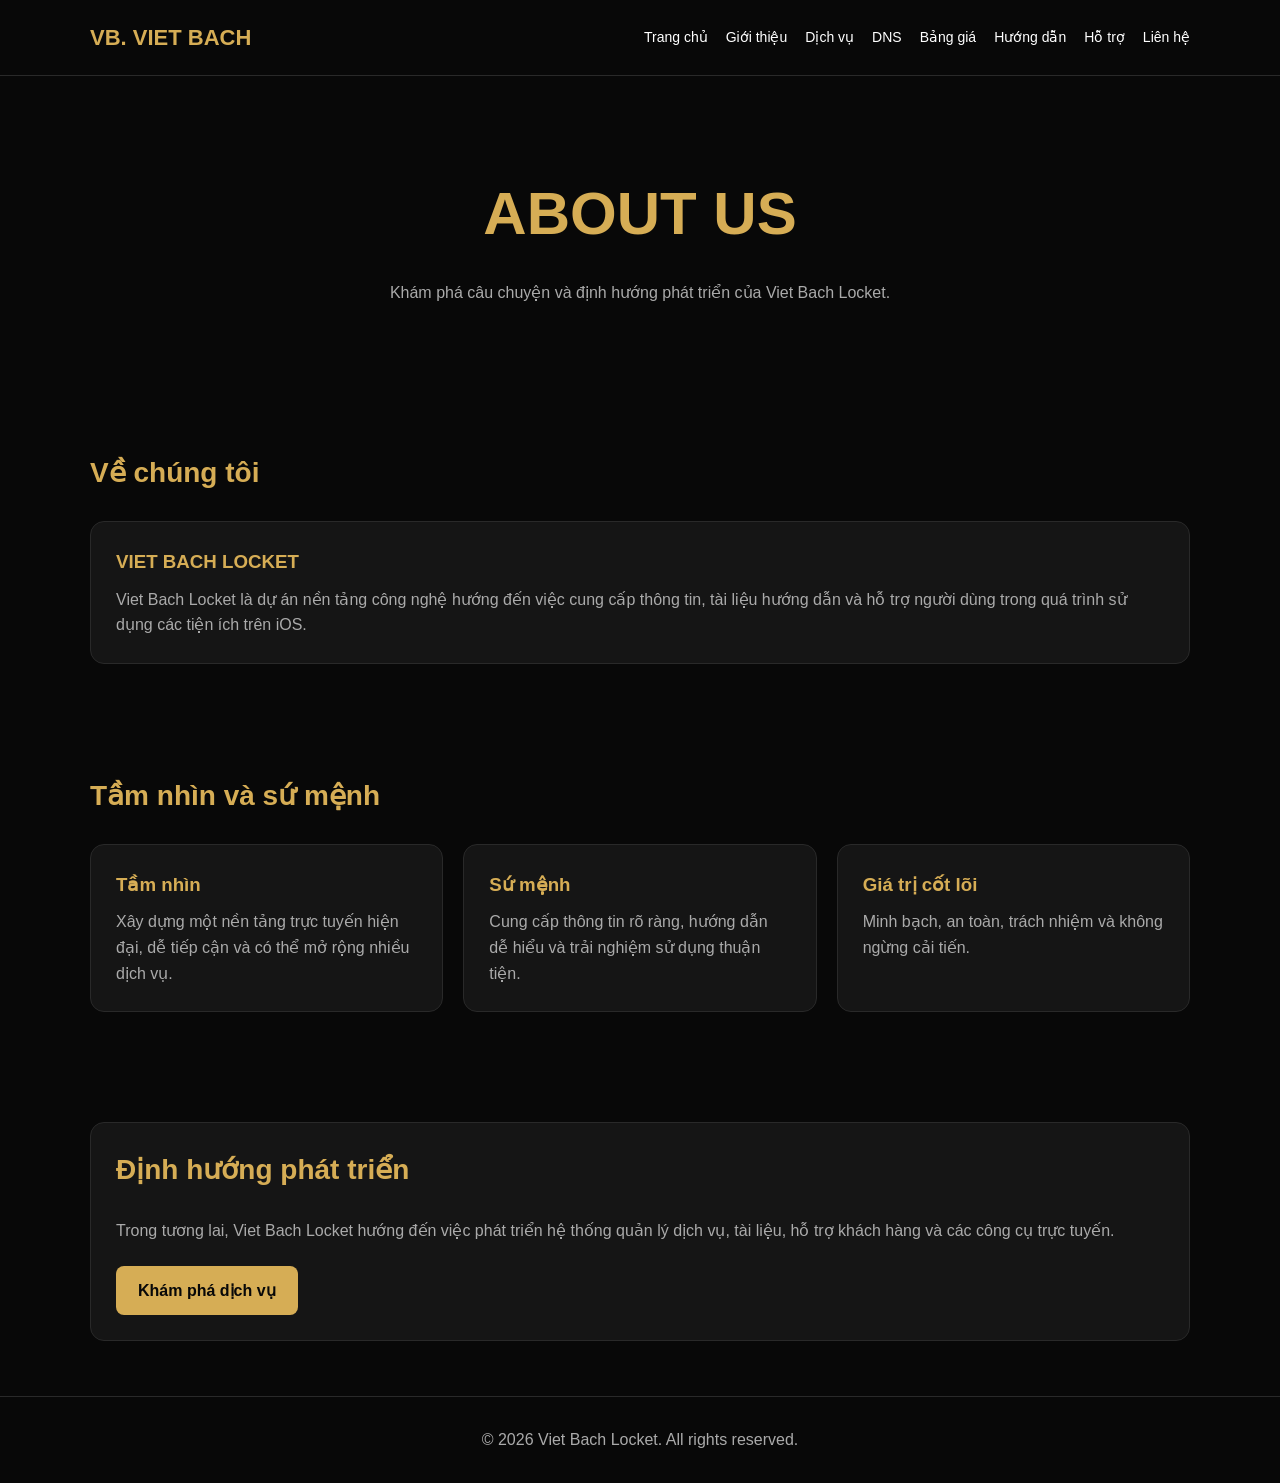
<file: pages/about.html>
<!DOCTYPE html>
<html lang="vi">
<head>
  <meta charset="UTF-8">
  <meta name="viewport" content="width=device-width, initial-scale=1.0">
  <title>Giới thiệu | Viet Bach Locket</title>
  <link rel="stylesheet" href="/css/style.css">
</head>
<body>

<header>
  <div class="container nav">
    <a href="/" class="logo">VB. VIET BACH</a>
    <nav class="nav-links">
      <a href="/">Trang chủ</a>
      <a href="/pages/about.html">Giới thiệu</a>
      <a href="/pages/services.html">Dịch vụ</a>
      <a href="/pages/dns.html">DNS</a>
      <a href="/pages/pricing.html">Bảng giá</a>
      <a href="/pages/guide.html">Hướng dẫn</a>
      <a href="/pages/support.html">Hỗ trợ</a>
      <a href="/pages/contact.html">Liên hệ</a>
    </nav>
  </div>
</header>

<main class="container">

  <section class="hero">
    <h1>ABOUT US</h1>
    <p>Khám phá câu chuyện và định hướng phát triển của Viet Bach Locket.</p>
  </section>

  <section class="section">
    <h2 class="section-title">Về chúng tôi</h2>
    <div class="card">
      <h3>VIET BACH LOCKET</h3>
      <p>
        Viet Bach Locket là dự án nền tảng công nghệ hướng đến
        việc cung cấp thông tin, tài liệu hướng dẫn và hỗ trợ
        người dùng trong quá trình sử dụng các tiện ích trên iOS.
      </p>
    </div>
  </section>

  <section class="section">
    <h2 class="section-title">Tầm nhìn và sứ mệnh</h2>
    <div class="grid">
      <article class="card">
        <h3>Tầm nhìn</h3>
        <p>
          Xây dựng một nền tảng trực tuyến hiện đại,
          dễ tiếp cận và có thể mở rộng nhiều dịch vụ.
        </p>
      </article>

      <article class="card">
        <h3>Sứ mệnh</h3>
        <p>
          Cung cấp thông tin rõ ràng, hướng dẫn dễ hiểu
          và trải nghiệm sử dụng thuận tiện.
        </p>
      </article>

      <article class="card">
        <h3>Giá trị cốt lõi</h3>
        <p>
          Minh bạch, an toàn, trách nhiệm và không ngừng cải tiến.
        </p>
      </article>
    </div>
  </section>

  <section class="section">
    <div class="card">
      <h2 class="section-title">Định hướng phát triển</h2>
      <p>
        Trong tương lai, Viet Bach Locket hướng đến việc
        phát triển hệ thống quản lý dịch vụ, tài liệu,
        hỗ trợ khách hàng và các công cụ trực tuyến.
      </p>
      <a href="/pages/services.html" class="btn">Khám phá dịch vụ</a>
    </div>
  </section>

</main>

<footer>
  <div class="container">
    © 2026 Viet Bach Locket. All rights reserved.
  </div>
</footer>

</body>
</html>
</file>
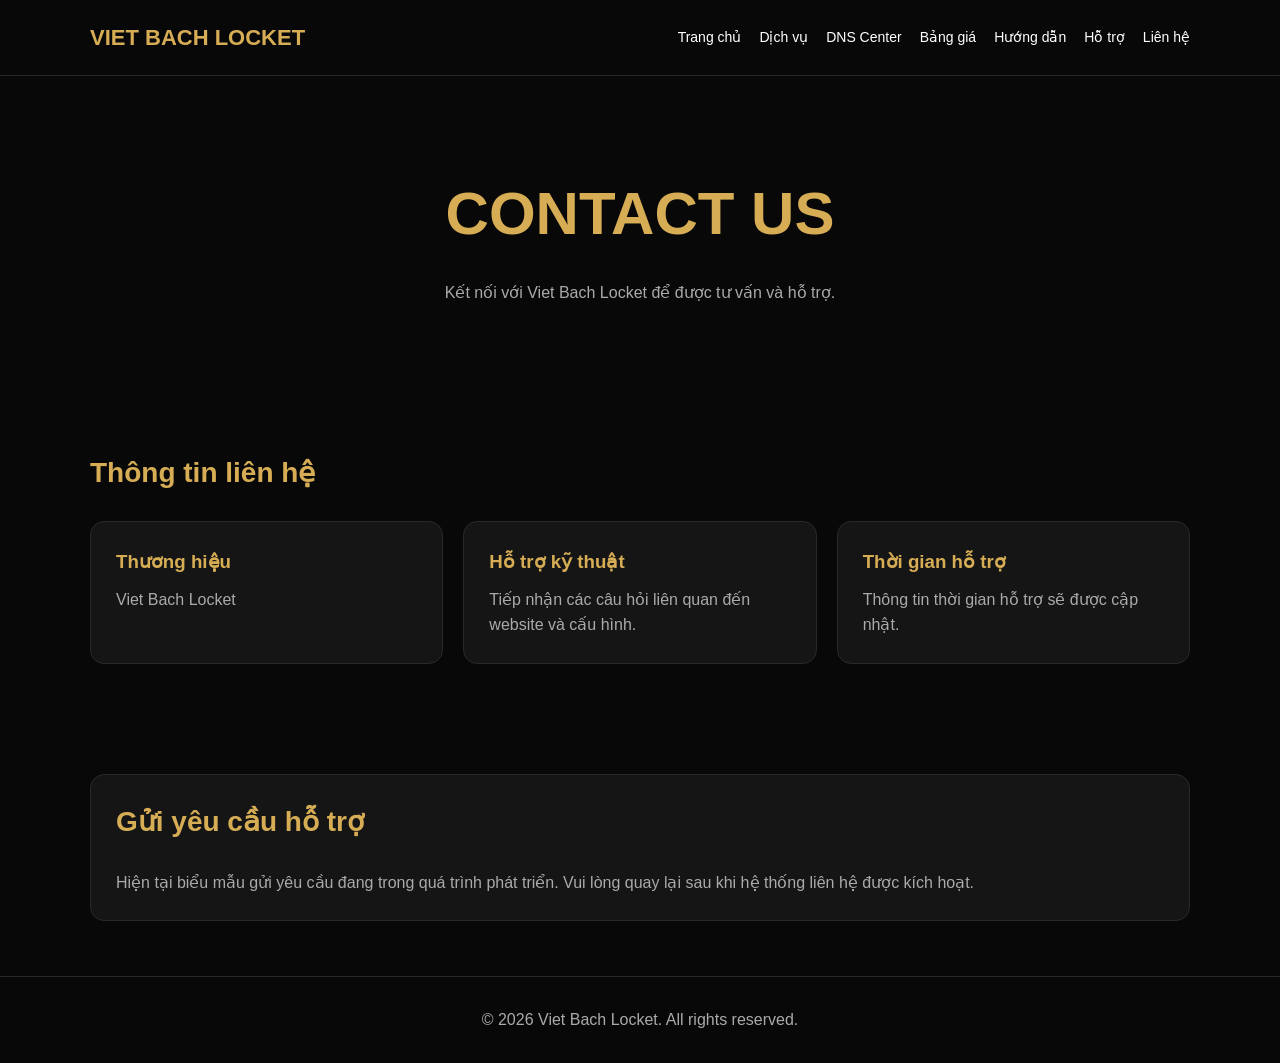
<file: pages/contact.html>
<!DOCTYPE html>
<html lang="vi">
<head>
  <meta charset="UTF-8">
  <meta name="viewport" content="width=device-width, initial-scale=1.0">
  <title>Liên hệ | Viet Bach Locket</title>
  <link rel="stylesheet" href="/css/style.css">
</head>
<body>

<header>
  <div class="container nav">
    <a href="/" class="logo">VIET BACH LOCKET</a>
    <nav class="nav-links">
      <a href="/">Trang chủ</a>
      <a href="/pages/services.html">Dịch vụ</a>
      <a href="/pages/dns.html">DNS Center</a>
      <a href="/pages/pricing.html">Bảng giá</a>
      <a href="/pages/guide.html">Hướng dẫn</a>
      <a href="/pages/support.html">Hỗ trợ</a>
      <a href="/pages/contact.html">Liên hệ</a>
    </nav>
  </div>
</header>

<main class="container">

  <section class="hero">
    <h1>CONTACT US</h1>
    <p>Kết nối với Viet Bach Locket để được tư vấn và hỗ trợ.</p>
  </section>

  <section class="section">
    <h2 class="section-title">Thông tin liên hệ</h2>

    <div class="grid">
      <article class="card">
        <h3>Thương hiệu</h3>
        <p>Viet Bach Locket</p>
      </article>

      <article class="card">
        <h3>Hỗ trợ kỹ thuật</h3>
        <p>Tiếp nhận các câu hỏi liên quan đến website và cấu hình.</p>
      </article>

      <article class="card">
        <h3>Thời gian hỗ trợ</h3>
        <p>Thông tin thời gian hỗ trợ sẽ được cập nhật.</p>
      </article>
    </div>
  </section>

  <section class="section">
    <div class="card">
      <h2 class="section-title">Gửi yêu cầu hỗ trợ</h2>
      <p>
        Hiện tại biểu mẫu gửi yêu cầu đang trong quá trình phát triển.
        Vui lòng quay lại sau khi hệ thống liên hệ được kích hoạt.
      </p>
    </div>
  </section>

</main>

<footer>
  <div class="container">
    © 2026 Viet Bach Locket. All rights reserved.
  </div>
</footer>

</body>
</html>
</file>
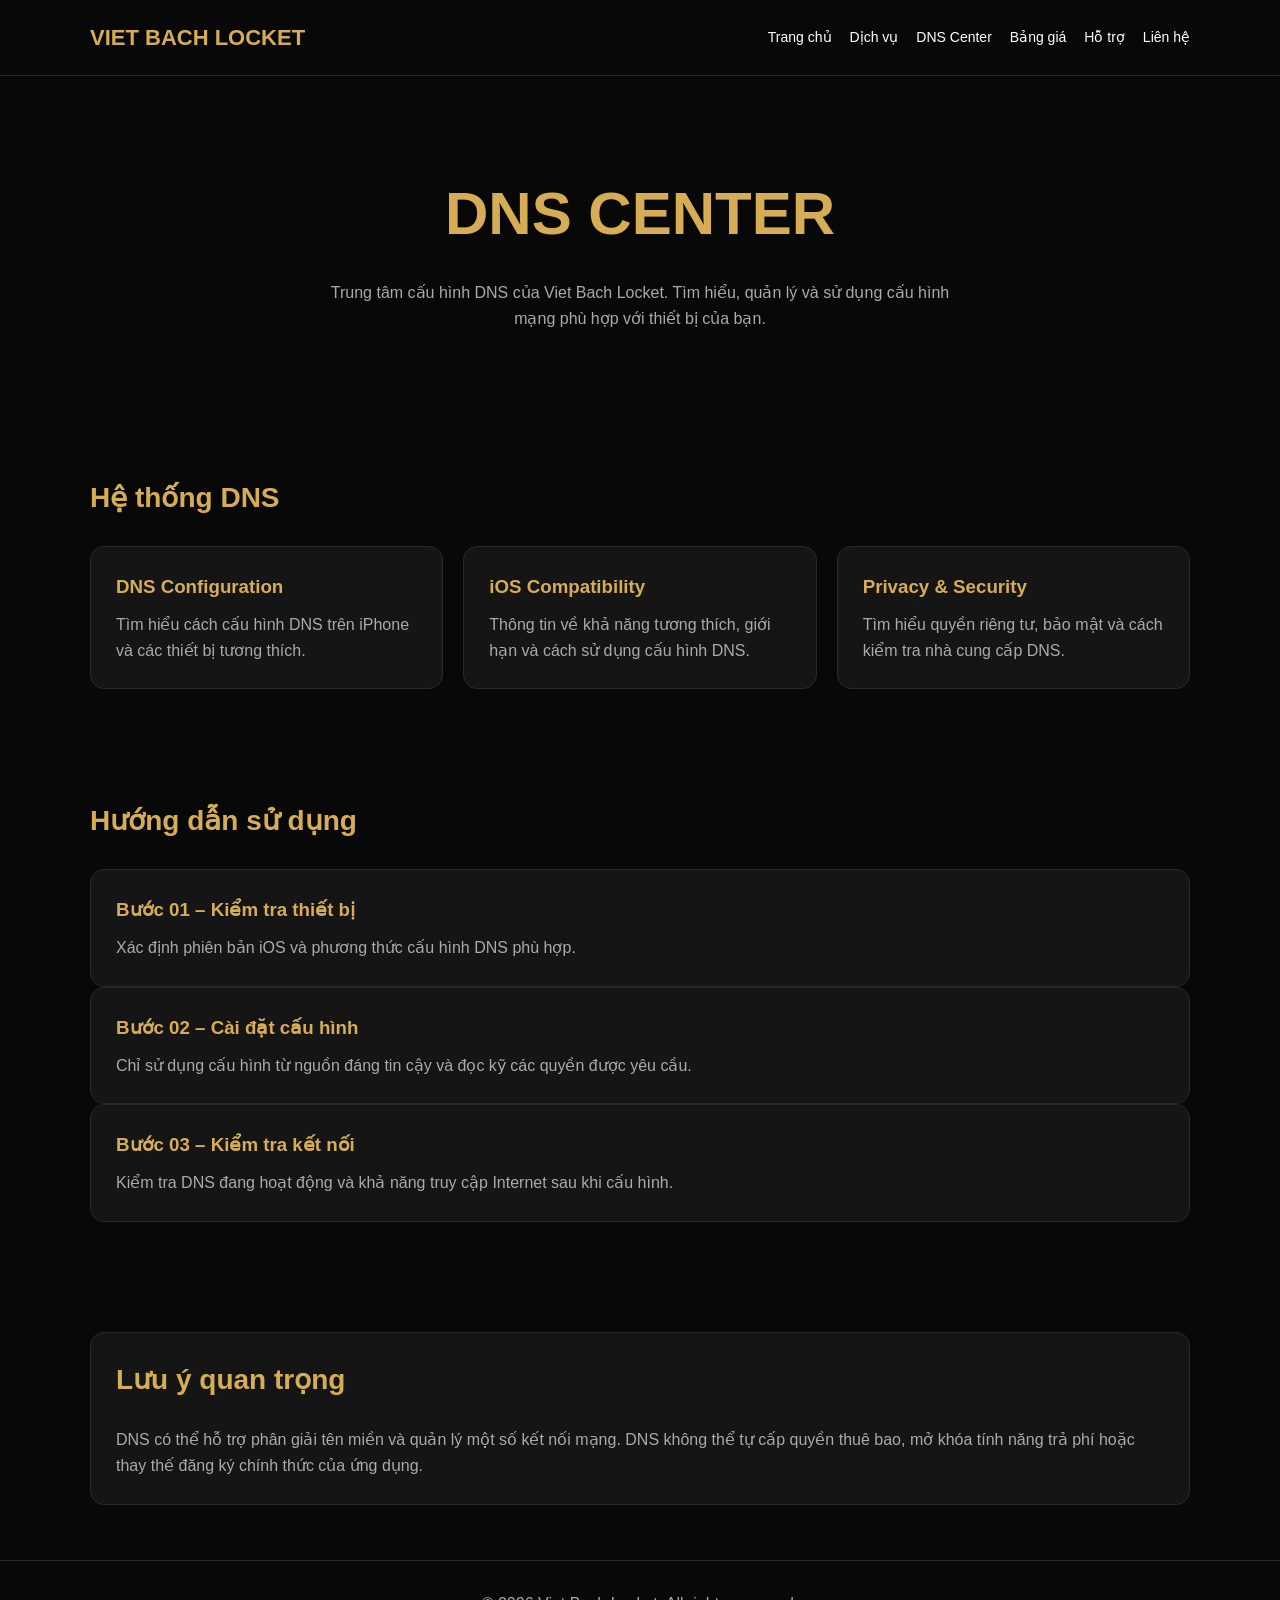
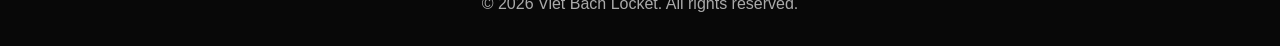
<file: pages/dns.html>
<!DOCTYPE html>
<html lang="vi">
<head>
  <meta charset="UTF-8">
  <meta name="viewport" content="width=device-width, initial-scale=1.0">
  <meta name="description" content="Viet Bach Locket DNS Center">
  <title>DNS Center | Viet Bach Locket</title>
  <link rel="stylesheet" href="/css/style.css">
</head>
<body>

<header>
  <div class="container nav">
    <a href="/" class="logo">VIET BACH LOCKET</a>
    <nav class="nav-links">
      <a href="/">Trang chủ</a>
      <a href="/pages/services.html">Dịch vụ</a>
      <a href="/pages/dns.html">DNS Center</a>
      <a href="/pages/pricing.html">Bảng giá</a>
      <a href="/pages/support.html">Hỗ trợ</a>
      <a href="/pages/contact.html">Liên hệ</a>
    </nav>
  </div>
</header>

<main class="container">

  <section class="hero">
    <h1>DNS CENTER</h1>
    <p>
      Trung tâm cấu hình DNS của Viet Bach Locket.
      Tìm hiểu, quản lý và sử dụng cấu hình mạng phù hợp
      với thiết bị của bạn.
    </p>
  </section>

  <section class="section">
    <h2 class="section-title">Hệ thống DNS</h2>

    <div class="grid">
      <article class="card">
        <h3>DNS Configuration</h3>
        <p>
          Tìm hiểu cách cấu hình DNS trên iPhone
          và các thiết bị tương thích.
        </p>
      </article>

      <article class="card">
        <h3>iOS Compatibility</h3>
        <p>
          Thông tin về khả năng tương thích,
          giới hạn và cách sử dụng cấu hình DNS.
        </p>
      </article>

      <article class="card">
        <h3>Privacy & Security</h3>
        <p>
          Tìm hiểu quyền riêng tư, bảo mật
          và cách kiểm tra nhà cung cấp DNS.
        </p>
      </article>
    </div>
  </section>

  <section class="section">
    <h2 class="section-title">Hướng dẫn sử dụng</h2>

    <article class="card">
      <h3>Bước 01 – Kiểm tra thiết bị</h3>
      <p>Xác định phiên bản iOS và phương thức cấu hình DNS phù hợp.</p>
    </article>

    <article class="card">
      <h3>Bước 02 – Cài đặt cấu hình</h3>
      <p>Chỉ sử dụng cấu hình từ nguồn đáng tin cậy và đọc kỹ các quyền được yêu cầu.</p>
    </article>

    <article class="card">
      <h3>Bước 03 – Kiểm tra kết nối</h3>
      <p>Kiểm tra DNS đang hoạt động và khả năng truy cập Internet sau khi cấu hình.</p>
    </article>
  </section>

  <section class="section">
    <div class="card">
      <h2 class="section-title">Lưu ý quan trọng</h2>
      <p>
        DNS có thể hỗ trợ phân giải tên miền và quản lý một số
        kết nối mạng. DNS không thể tự cấp quyền thuê bao,
        mở khóa tính năng trả phí hoặc thay thế đăng ký chính thức
        của ứng dụng.
      </p>
    </div>
  </section>

</main>

<footer>
  <div class="container">
    © 2026 Viet Bach Locket. All rights reserved.
  </div>
</footer>

</body>
</html>
</file>
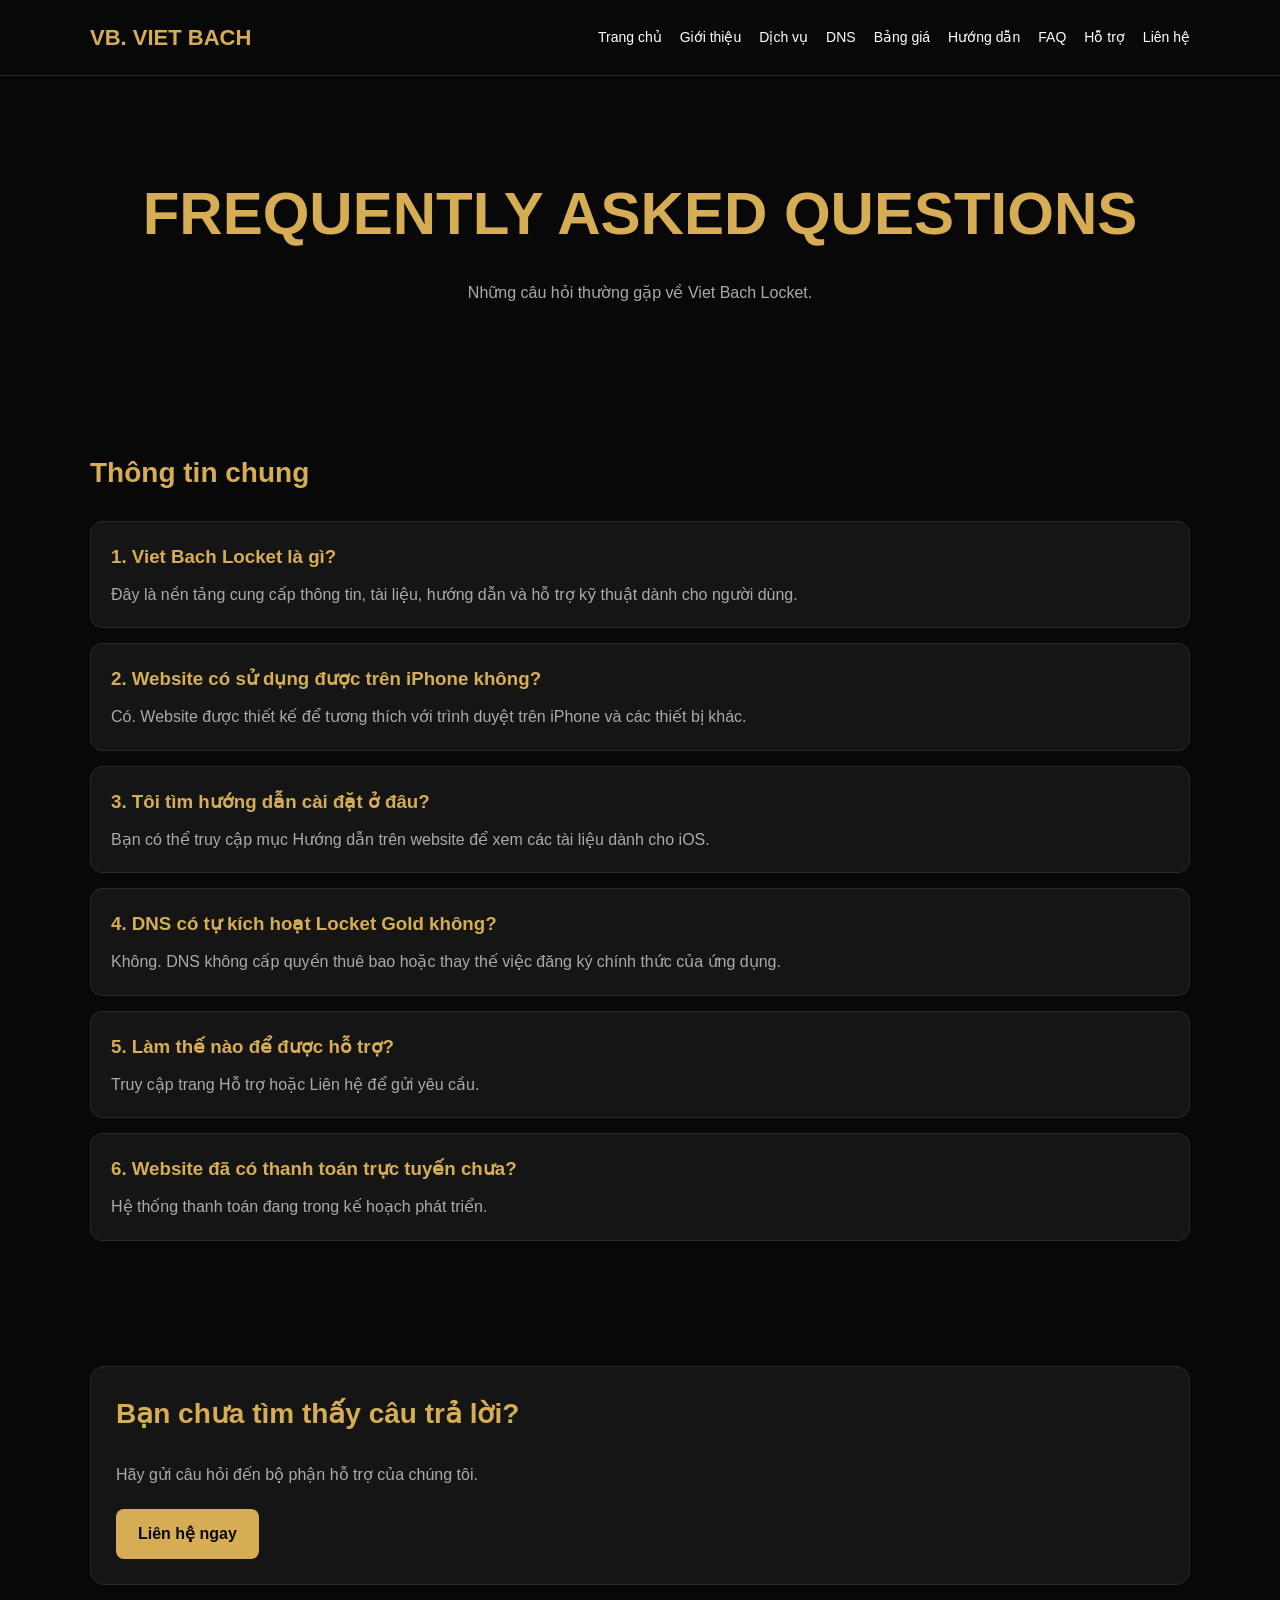
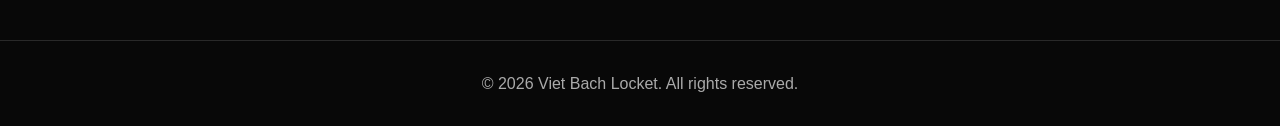
<file: pages/faq.html>
<!DOCTYPE html>
<html lang="vi">
<head>
  <meta charset="UTF-8">
  <meta name="viewport" content="width=device-width, initial-scale=1.0">
  <title>FAQ | Viet Bach Locket</title>
  <link rel="stylesheet" href="/css/style.css">
  <style>
    .faq-item {
      background: #151515;
      border: 1px solid #292929;
      border-radius: 12px;
      padding: 20px;
      margin-bottom: 15px;
    }

    .faq-item h3 {
      color: var(--gold);
      margin-bottom: 10px;
    }

    .faq-item p {
      color: var(--gray);
    }
  </style>
</head>
<body>

<header>
  <div class="container nav">
    <a href="/" class="logo">VB. VIET BACH</a>
    <nav class="nav-links">
      <a href="/">Trang chủ</a>
      <a href="/pages/about.html">Giới thiệu</a>
      <a href="/pages/services.html">Dịch vụ</a>
      <a href="/pages/dns.html">DNS</a>
      <a href="/pages/pricing.html">Bảng giá</a>
      <a href="/pages/guide.html">Hướng dẫn</a>
      <a href="/pages/faq.html">FAQ</a>
      <a href="/pages/support.html">Hỗ trợ</a>
      <a href="/pages/contact.html">Liên hệ</a>
    </nav>
  </div>
</header>

<main class="container">

  <section class="hero">
    <h1>FREQUENTLY ASKED QUESTIONS</h1>
    <p>Những câu hỏi thường gặp về Viet Bach Locket.</p>
  </section>

  <section class="section">
    <h2 class="section-title">Thông tin chung</h2>

    <div class="faq-item">
      <h3>1. Viet Bach Locket là gì?</h3>
      <p>
        Đây là nền tảng cung cấp thông tin, tài liệu,
        hướng dẫn và hỗ trợ kỹ thuật dành cho người dùng.
      </p>
    </div>

    <div class="faq-item">
      <h3>2. Website có sử dụng được trên iPhone không?</h3>
      <p>
        Có. Website được thiết kế để tương thích với
        trình duyệt trên iPhone và các thiết bị khác.
      </p>
    </div>

    <div class="faq-item">
      <h3>3. Tôi tìm hướng dẫn cài đặt ở đâu?</h3>
      <p>
        Bạn có thể truy cập mục Hướng dẫn trên website
        để xem các tài liệu dành cho iOS.
      </p>
    </div>

    <div class="faq-item">
      <h3>4. DNS có tự kích hoạt Locket Gold không?</h3>
      <p>
        Không. DNS không cấp quyền thuê bao hoặc thay thế
        việc đăng ký chính thức của ứng dụng.
      </p>
    </div>

    <div class="faq-item">
      <h3>5. Làm thế nào để được hỗ trợ?</h3>
      <p>
        Truy cập trang Hỗ trợ hoặc Liên hệ để gửi yêu cầu.
      </p>
    </div>

    <div class="faq-item">
      <h3>6. Website đã có thanh toán trực tuyến chưa?</h3>
      <p>
        Hệ thống thanh toán đang trong kế hoạch phát triển.
      </p>
    </div>

  </section>

  <section class="section">
    <div class="card">
      <h2 class="section-title">Bạn chưa tìm thấy câu trả lời?</h2>
      <p>Hãy gửi câu hỏi đến bộ phận hỗ trợ của chúng tôi.</p>
      <a href="/pages/contact.html" class="btn">Liên hệ ngay</a>
    </div>
  </section>

</main>

<footer>
  <div class="container">
    © 2026 Viet Bach Locket. All rights reserved.
  </div>
</footer>

</body>
</html>
</file>
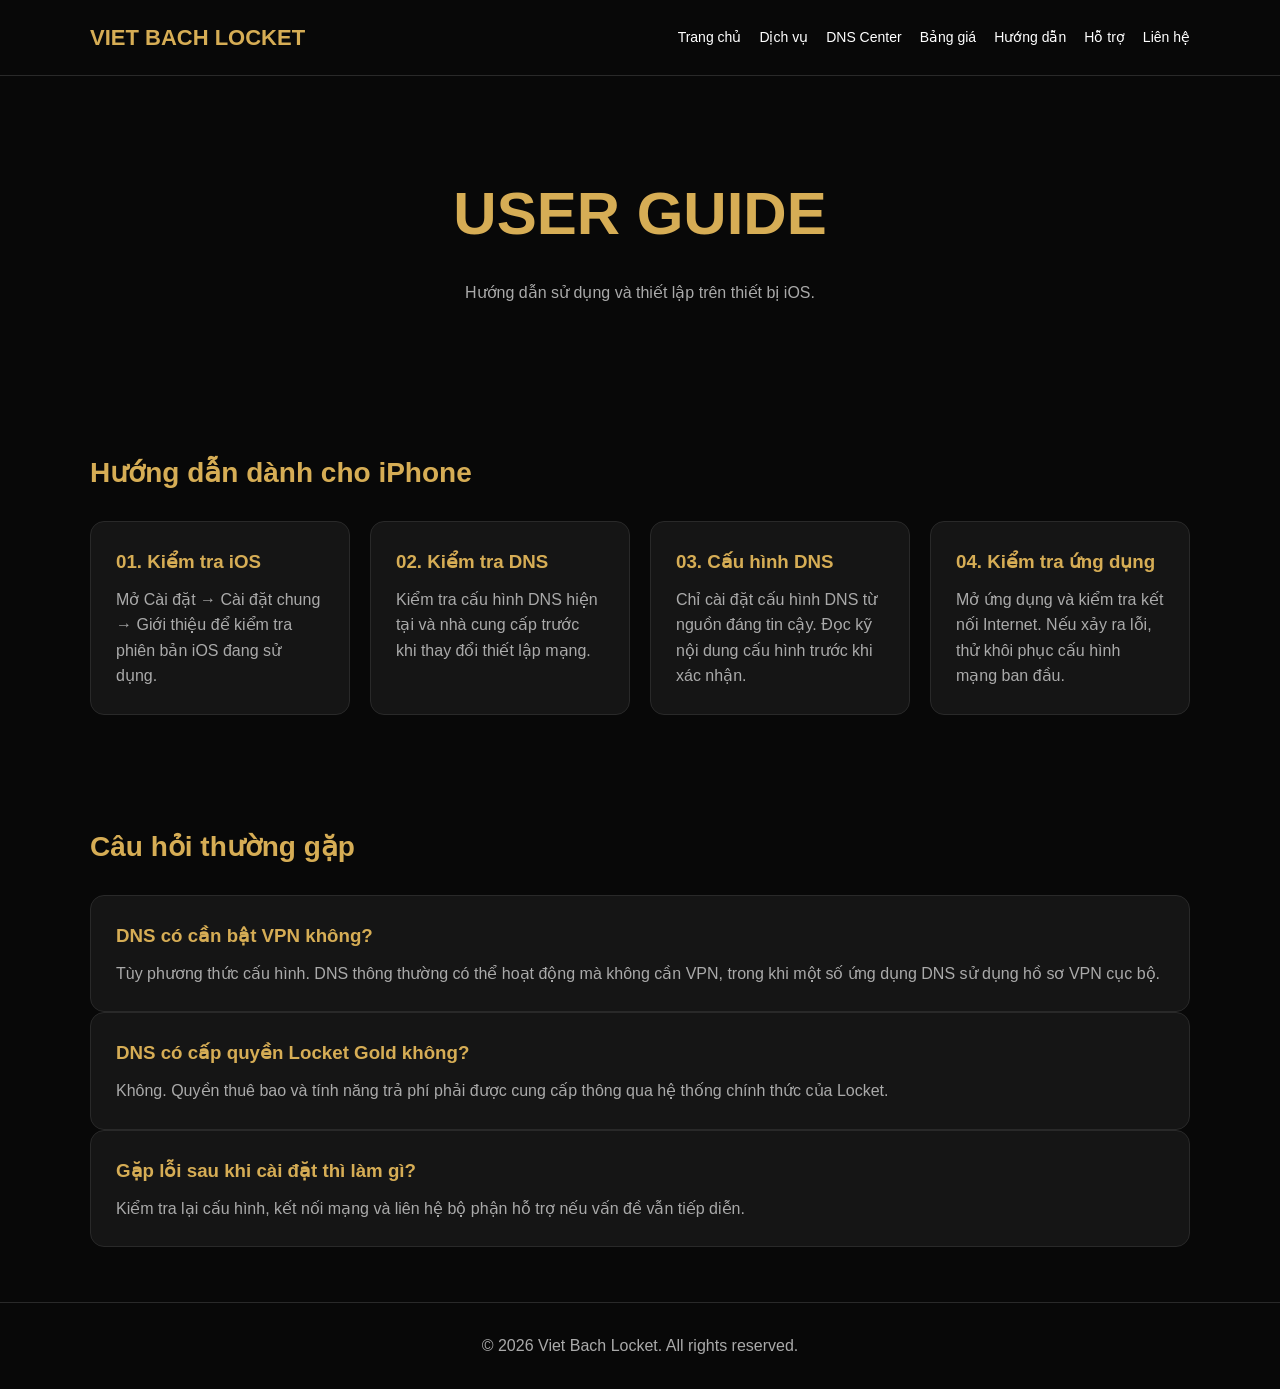
<file: pages/guide.html>
<!DOCTYPE html>
<html lang="vi">
<head>
  <meta charset="UTF-8">
  <meta name="viewport" content="width=device-width, initial-scale=1.0">
  <title>Hướng dẫn | Viet Bach Locket</title>
  <link rel="stylesheet" href="/css/style.css">
</head>
<body>

<header>
  <div class="container nav">
    <a href="/" class="logo">VIET BACH LOCKET</a>
    <nav class="nav-links">
      <a href="/">Trang chủ</a>
      <a href="/pages/services.html">Dịch vụ</a>
      <a href="/pages/dns.html">DNS Center</a>
      <a href="/pages/pricing.html">Bảng giá</a>
      <a href="/pages/guide.html">Hướng dẫn</a>
      <a href="/pages/support.html">Hỗ trợ</a>
      <a href="/pages/contact.html">Liên hệ</a>
    </nav>
  </div>
</header>

<main class="container">

  <section class="hero">
    <h1>USER GUIDE</h1>
    <p>Hướng dẫn sử dụng và thiết lập trên thiết bị iOS.</p>
  </section>

  <section class="section">
    <h2 class="section-title">Hướng dẫn dành cho iPhone</h2>

    <div class="grid">

      <article class="card">
        <h3>01. Kiểm tra iOS</h3>
        <p>
          Mở Cài đặt → Cài đặt chung → Giới thiệu
          để kiểm tra phiên bản iOS đang sử dụng.
        </p>
      </article>

      <article class="card">
        <h3>02. Kiểm tra DNS</h3>
        <p>
          Kiểm tra cấu hình DNS hiện tại và nhà cung cấp
          trước khi thay đổi thiết lập mạng.
        </p>
      </article>

      <article class="card">
        <h3>03. Cấu hình DNS</h3>
        <p>
          Chỉ cài đặt cấu hình DNS từ nguồn đáng tin cậy.
          Đọc kỹ nội dung cấu hình trước khi xác nhận.
        </p>
      </article>

      <article class="card">
        <h3>04. Kiểm tra ứng dụng</h3>
        <p>
          Mở ứng dụng và kiểm tra kết nối Internet.
          Nếu xảy ra lỗi, thử khôi phục cấu hình mạng ban đầu.
        </p>
      </article>

    </div>
  </section>

  <section class="section">
    <h2 class="section-title">Câu hỏi thường gặp</h2>

    <div class="card">
      <h3>DNS có cần bật VPN không?</h3>
      <p>
        Tùy phương thức cấu hình. DNS thông thường có thể
        hoạt động mà không cần VPN, trong khi một số ứng dụng
        DNS sử dụng hồ sơ VPN cục bộ.
      </p>
    </div>

    <div class="card">
      <h3>DNS có cấp quyền Locket Gold không?</h3>
      <p>
        Không. Quyền thuê bao và tính năng trả phí phải được
        cung cấp thông qua hệ thống chính thức của Locket.
      </p>
    </div>

    <div class="card">
      <h3>Gặp lỗi sau khi cài đặt thì làm gì?</h3>
      <p>
        Kiểm tra lại cấu hình, kết nối mạng và liên hệ
        bộ phận hỗ trợ nếu vấn đề vẫn tiếp diễn.
      </p>
    </div>

  </section>

</main>

<footer>
  <div class="container">
    © 2026 Viet Bach Locket. All rights reserved.
  </div>
</footer>

</body>
</html>
</file>
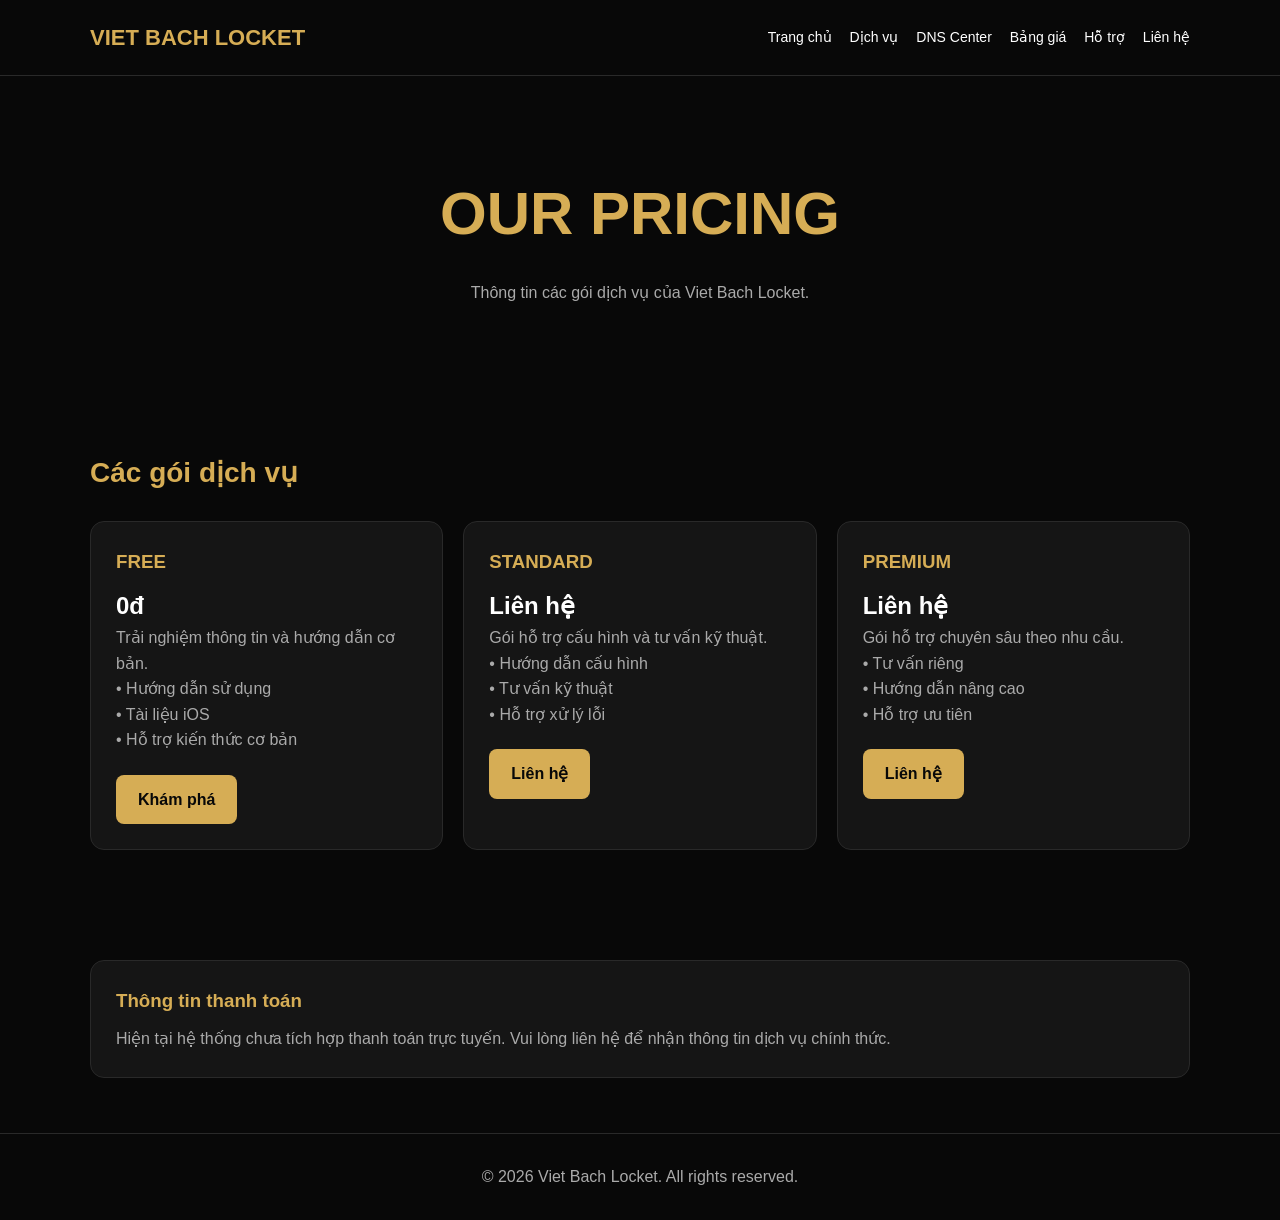
<file: pages/pricing.html>
<!DOCTYPE html>
<html lang="vi">
<head>
  <meta charset="UTF-8">
  <meta name="viewport" content="width=device-width, initial-scale=1.0">
  <title>Bảng giá | Viet Bach Locket</title>
  <link rel="stylesheet" href="/css/style.css">
</head>
<body>

<header>
  <div class="container nav">
    <a href="/" class="logo">VIET BACH LOCKET</a>
    <nav class="nav-links">
      <a href="/">Trang chủ</a>
      <a href="/pages/services.html">Dịch vụ</a>
      <a href="/pages/dns.html">DNS Center</a>
      <a href="/pages/pricing.html">Bảng giá</a>
      <a href="/pages/support.html">Hỗ trợ</a>
      <a href="/pages/contact.html">Liên hệ</a>
    </nav>
  </div>
</header>

<main class="container">

  <section class="hero">
    <h1>OUR PRICING</h1>
    <p>Thông tin các gói dịch vụ của Viet Bach Locket.</p>
  </section>

  <section class="section">
    <h2 class="section-title">Các gói dịch vụ</h2>

    <div class="grid">

      <article class="card">
        <h3>FREE</h3>
        <h2>0đ</h2>
        <p>Trải nghiệm thông tin và hướng dẫn cơ bản.</p>
        <p>• Hướng dẫn sử dụng</p>
        <p>• Tài liệu iOS</p>
        <p>• Hỗ trợ kiến thức cơ bản</p>
        <a href="/pages/guide.html" class="btn">Khám phá</a>
      </article>

      <article class="card">
        <h3>STANDARD</h3>
        <h2>Liên hệ</h2>
        <p>Gói hỗ trợ cấu hình và tư vấn kỹ thuật.</p>
        <p>• Hướng dẫn cấu hình</p>
        <p>• Tư vấn kỹ thuật</p>
        <p>• Hỗ trợ xử lý lỗi</p>
        <a href="/pages/contact.html" class="btn">Liên hệ</a>
      </article>

      <article class="card">
        <h3>PREMIUM</h3>
        <h2>Liên hệ</h2>
        <p>Gói hỗ trợ chuyên sâu theo nhu cầu.</p>
        <p>• Tư vấn riêng</p>
        <p>• Hướng dẫn nâng cao</p>
        <p>• Hỗ trợ ưu tiên</p>
        <a href="/pages/contact.html" class="btn">Liên hệ</a>
      </article>

    </div>
  </section>

  <section class="section">
    <div class="card">
      <h3>Thông tin thanh toán</h3>
      <p>
        Hiện tại hệ thống chưa tích hợp thanh toán trực tuyến.
        Vui lòng liên hệ để nhận thông tin dịch vụ chính thức.
      </p>
    </div>
  </section>

</main>

<footer>
  <div class="container">
    © 2026 Viet Bach Locket. All rights reserved.
  </div>
</footer>

</body>
</html>
</file>
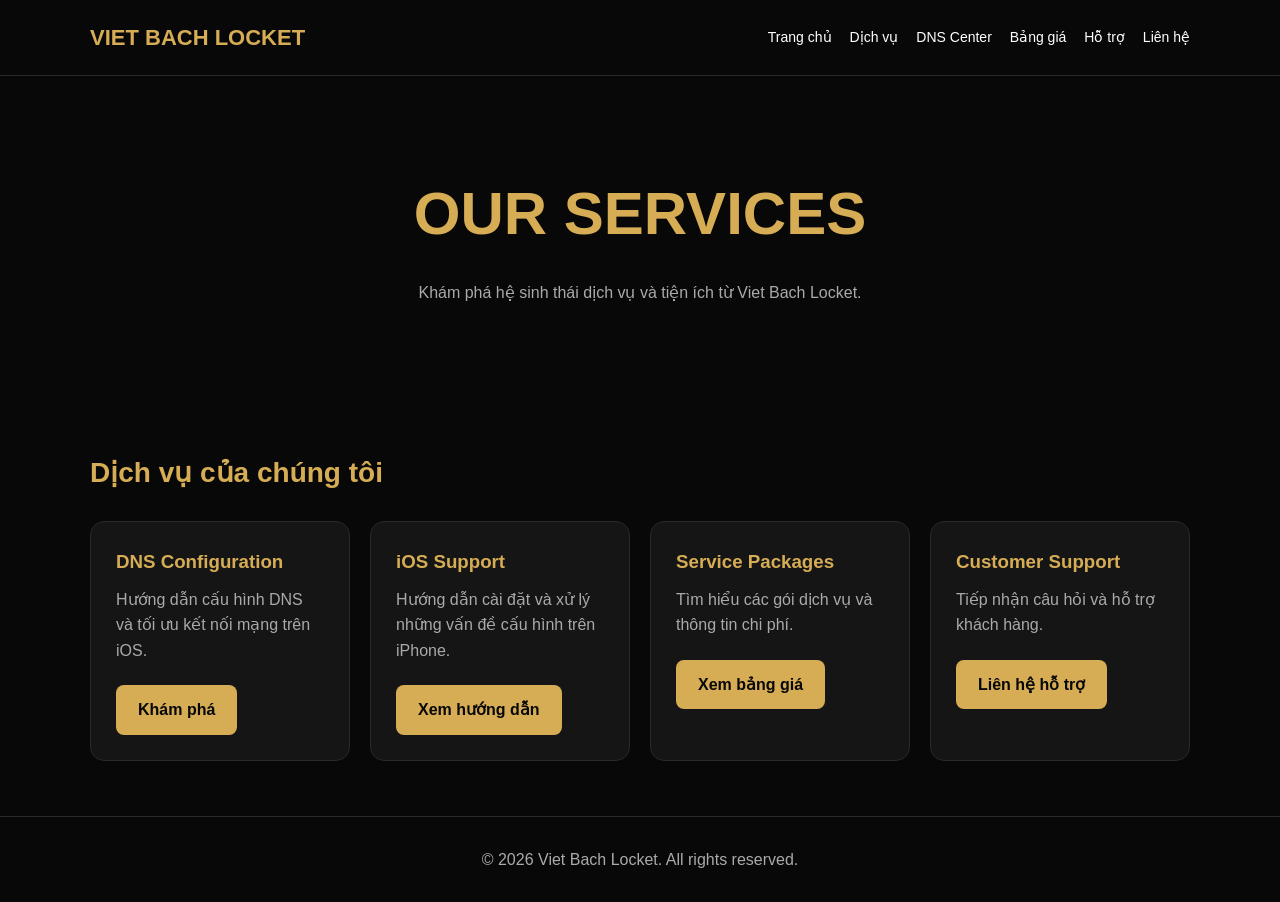
<file: pages/services.html>
<!DOCTYPE html>
<html lang="vi">
<head>
  <meta charset="UTF-8">
  <meta name="viewport" content="width=device-width, initial-scale=1.0">
  <meta name="description" content="Dịch vụ Viet Bach Locket">
  <title>Dịch vụ | Viet Bach Locket</title>
  <link rel="stylesheet" href="/css/style.css">
</head>
<body>

<header>
  <div class="container nav">
    <a href="/" class="logo">VIET BACH LOCKET</a>
    <nav class="nav-links">
      <a href="/">Trang chủ</a>
      <a href="/pages/services.html">Dịch vụ</a>
      <a href="/pages/dns.html">DNS Center</a>
      <a href="/pages/pricing.html">Bảng giá</a>
      <a href="/pages/support.html">Hỗ trợ</a>
      <a href="/pages/contact.html">Liên hệ</a>
    </nav>
  </div>
</header>

<main class="container">
  <section class="hero">
    <h1>OUR SERVICES</h1>
    <p>Khám phá hệ sinh thái dịch vụ và tiện ích từ Viet Bach Locket.</p>
  </section>

  <section class="section">
    <h2 class="section-title">Dịch vụ của chúng tôi</h2>

    <div class="grid">
      <article class="card">
        <h3>DNS Configuration</h3>
        <p>Hướng dẫn cấu hình DNS và tối ưu kết nối mạng trên iOS.</p>
        <a href="/pages/dns.html" class="btn">Khám phá</a>
      </article>

      <article class="card">
        <h3>iOS Support</h3>
        <p>Hướng dẫn cài đặt và xử lý những vấn đề cấu hình trên iPhone.</p>
        <a href="/pages/guide.html" class="btn">Xem hướng dẫn</a>
      </article>

      <article class="card">
        <h3>Service Packages</h3>
        <p>Tìm hiểu các gói dịch vụ và thông tin chi phí.</p>
        <a href="/pages/pricing.html" class="btn">Xem bảng giá</a>
      </article>

      <article class="card">
        <h3>Customer Support</h3>
        <p>Tiếp nhận câu hỏi và hỗ trợ khách hàng.</p>
        <a href="/pages/support.html" class="btn">Liên hệ hỗ trợ</a>
      </article>
    </div>
  </section>
</main>

<footer>
  <div class="container">
    © 2026 Viet Bach Locket. All rights reserved.
  </div>
</footer>

</body>
</html>
</file>
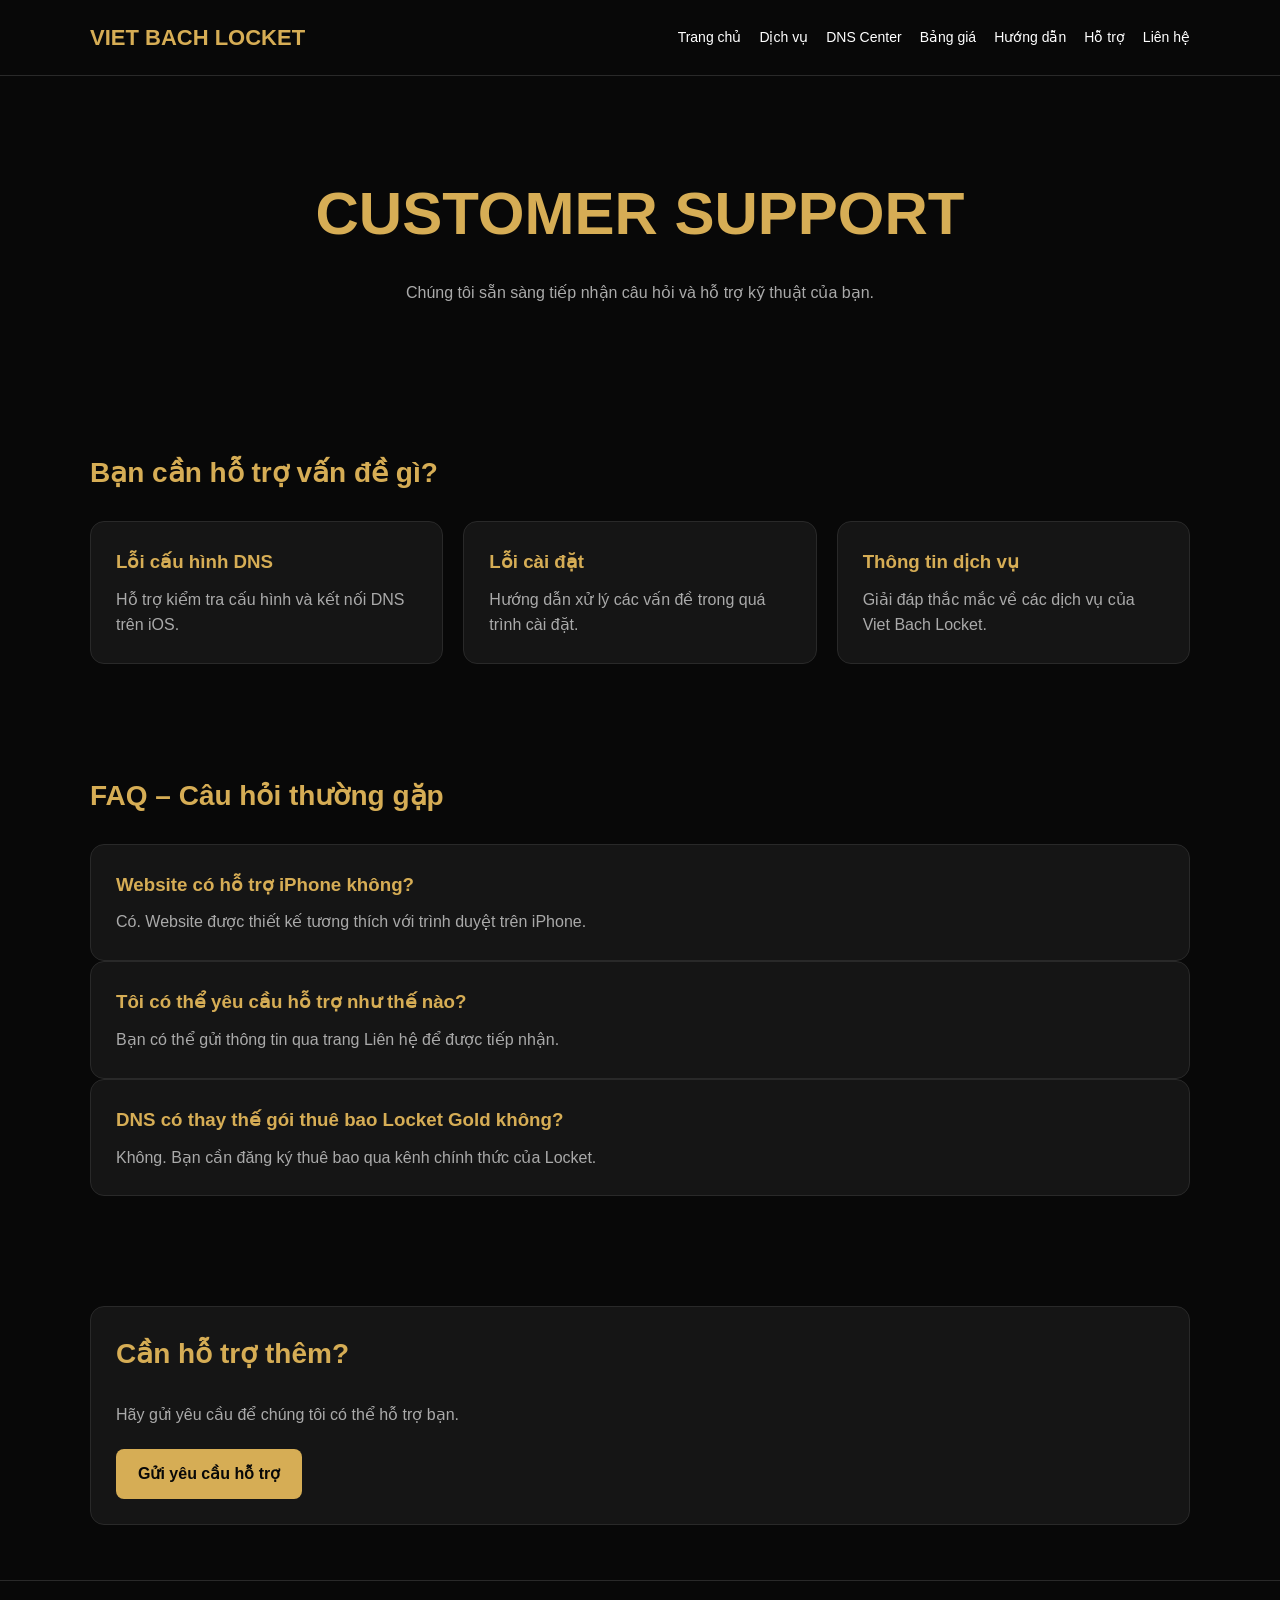
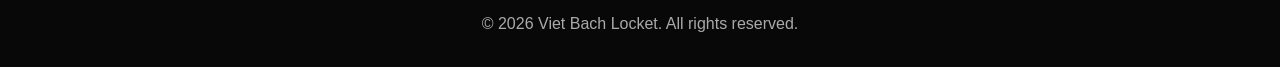
<file: pages/support.html>
<!DOCTYPE html>
<html lang="vi">
<head>
  <meta charset="UTF-8">
  <meta name="viewport" content="width=device-width, initial-scale=1.0">
  <title>Hỗ trợ | Viet Bach Locket</title>
  <link rel="stylesheet" href="/css/style.css">
</head>
<body>

<header>
  <div class="container nav">
    <a href="/" class="logo">VIET BACH LOCKET</a>
    <nav class="nav-links">
      <a href="/">Trang chủ</a>
      <a href="/pages/services.html">Dịch vụ</a>
      <a href="/pages/dns.html">DNS Center</a>
      <a href="/pages/pricing.html">Bảng giá</a>
      <a href="/pages/guide.html">Hướng dẫn</a>
      <a href="/pages/support.html">Hỗ trợ</a>
      <a href="/pages/contact.html">Liên hệ</a>
    </nav>
  </div>
</header>

<main class="container">

  <section class="hero">
    <h1>CUSTOMER SUPPORT</h1>
    <p>Chúng tôi sẵn sàng tiếp nhận câu hỏi và hỗ trợ kỹ thuật của bạn.</p>
  </section>

  <section class="section">
    <h2 class="section-title">Bạn cần hỗ trợ vấn đề gì?</h2>

    <div class="grid">

      <article class="card">
        <h3>Lỗi cấu hình DNS</h3>
        <p>Hỗ trợ kiểm tra cấu hình và kết nối DNS trên iOS.</p>
      </article>

      <article class="card">
        <h3>Lỗi cài đặt</h3>
        <p>Hướng dẫn xử lý các vấn đề trong quá trình cài đặt.</p>
      </article>

      <article class="card">
        <h3>Thông tin dịch vụ</h3>
        <p>Giải đáp thắc mắc về các dịch vụ của Viet Bach Locket.</p>
      </article>

    </div>
  </section>

  <section class="section">
    <h2 class="section-title">FAQ – Câu hỏi thường gặp</h2>

    <div class="card">
      <h3>Website có hỗ trợ iPhone không?</h3>
      <p>Có. Website được thiết kế tương thích với trình duyệt trên iPhone.</p>
    </div>

    <div class="card">
      <h3>Tôi có thể yêu cầu hỗ trợ như thế nào?</h3>
      <p>Bạn có thể gửi thông tin qua trang Liên hệ để được tiếp nhận.</p>
    </div>

    <div class="card">
      <h3>DNS có thay thế gói thuê bao Locket Gold không?</h3>
      <p>Không. Bạn cần đăng ký thuê bao qua kênh chính thức của Locket.</p>
    </div>
  </section>

  <section class="section">
    <div class="card">
      <h2 class="section-title">Cần hỗ trợ thêm?</h2>
      <p>Hãy gửi yêu cầu để chúng tôi có thể hỗ trợ bạn.</p>
      <a href="/pages/contact.html" class="btn">Gửi yêu cầu hỗ trợ</a>
    </div>
  </section>

</main>

<footer>
  <div class="container">
    © 2026 Viet Bach Locket. All rights reserved.
  </div>
</footer>

</body>
</html>
</file>
<file: css/style.css>
* {
  margin: 0;
  padding: 0;
  box-sizing: border-box;
}

:root {
  --gold: #d6ad55;
  --black: #080808;
  --card: #151515;
  --white: #ffffff;
  --gray: #aaaaaa;
}

body {
  background: var(--black);
  color: var(--white);
  font-family: Arial, sans-serif;
  line-height: 1.6;
}

a {
  color: inherit;
  text-decoration: none;
}

.container {
  width: min(1100px, 90%);
  margin: auto;
}

header {
  padding: 20px 0;
  border-bottom: 1px solid #292929;
}

.nav {
  display: flex;
  justify-content: space-between;
  align-items: center;
  flex-wrap: wrap;
  gap: 15px;
}

.logo {
  color: var(--gold);
  font-size: 22px;
  font-weight: bold;
}

.nav-links {
  display: flex;
  flex-wrap: wrap;
  gap: 18px;
  font-size: 14px;
}

.nav-links a:hover {
  color: var(--gold);
}

.hero {
  padding: 90px 0;
  text-align: center;
}

.hero h1 {
  color: var(--gold);
  font-size: clamp(32px, 7vw, 60px);
  margin-bottom: 18px;
}

.hero p {
  color: var(--gray);
  max-width: 650px;
  margin: auto;
}

.section {
  padding: 55px 0;
}

.section-title {
  color: var(--gold);
  font-size: 28px;
  margin-bottom: 25px;
}

.grid {
  display: grid;
  grid-template-columns: repeat(auto-fit, minmax(220px, 1fr));
  gap: 20px;
}

.card {
  background: var(--card);
  border: 1px solid #292929;
  border-radius: 14px;
  padding: 25px;
}

.card h3 {
  color: var(--gold);
  margin-bottom: 10px;
}

.card p {
  color: var(--gray);
}

.btn {
  display: inline-block;
  background: var(--gold);
  color: #080808;
  padding: 12px 22px;
  border-radius: 8px;
  font-weight: bold;
  margin-top: 22px;
}

footer {
  border-top: 1px solid #292929;
  padding: 30px 0;
  text-align: center;
  color: var(--gray);
}

@media (max-width: 600px) {
  .nav {
    flex-direction: column;
  }

  .nav-links {
    justify-content: center;
  }

  .hero {
    padding: 65px 0;
  }
}
</file>
